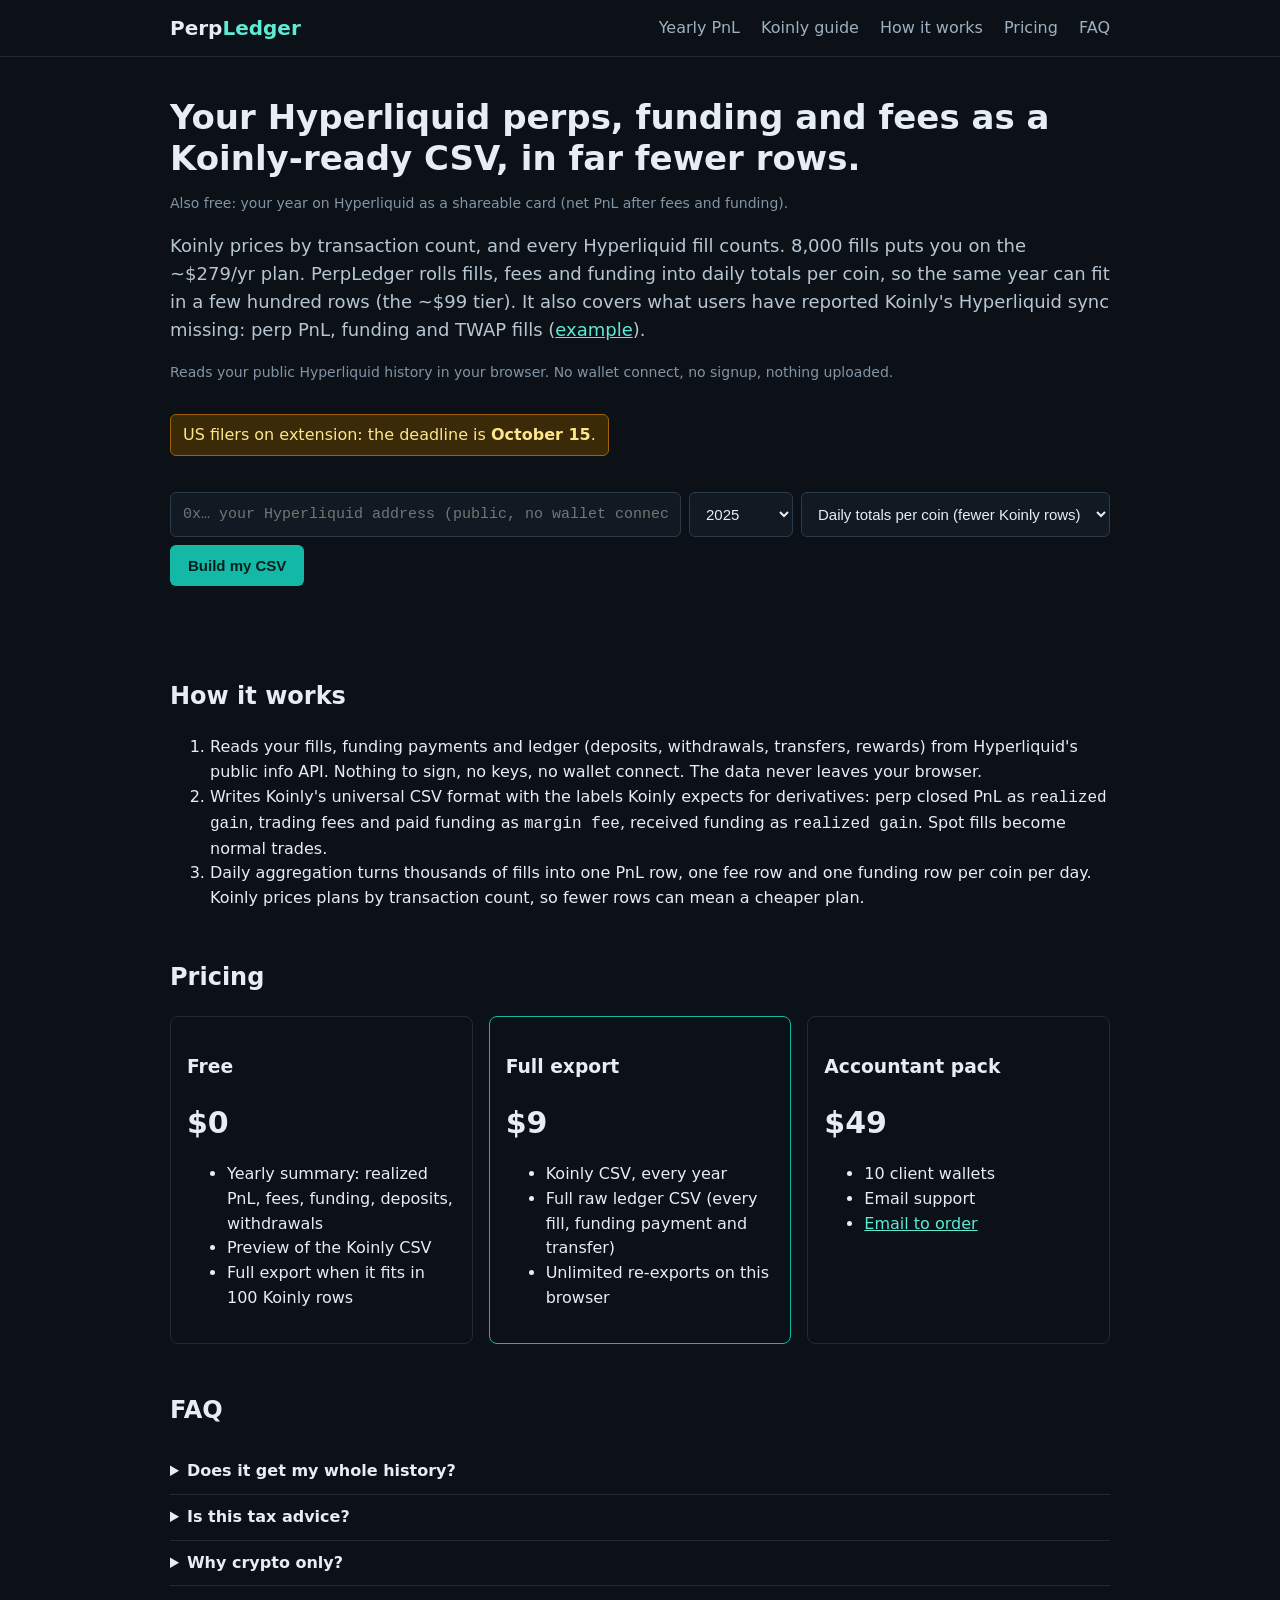
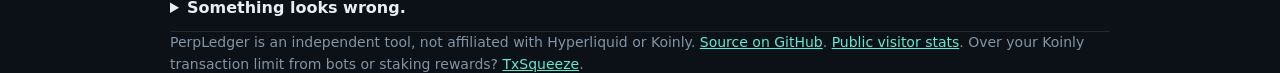
<file: docs/index.html>
<!doctype html>
<html lang="en">
<head>
<meta charset="utf-8">
<meta name="viewport" content="width=device-width, initial-scale=1">
<title>PerpLedger — Hyperliquid tax CSV for Koinly (perps PnL, funding, fees)</title>
<meta name="description" content="Paste your Hyperliquid address, get a Koinly-ready CSV with perp realized PnL, funding payments, fees, spot trades, deposits and withdrawals. Daily aggregation cuts thousands of fills to a few hundred rows. Runs in your browser.">
<meta property="og:title" content="PerpLedger — Hyperliquid → Koinly CSV, thousands of fills down to hundreds of rows">
<meta property="og:description" content="Perp PnL, funding and fees that Koinly's Hyperliquid sync misses. Free summary, $9 full export. Runs in your browser, no wallet connect.">
<link rel="stylesheet" href="style.css">
</head>
<body>
<header>
  <div class="wrap">
    <div class="brand">Perp<span>Ledger</span></div>
    <nav><a href="hyperliquid-yearly-pnl-funding.html">Yearly PnL</a> <a href="hyperliquid-koinly-csv.html">Koinly guide</a> <a href="#how">How it works</a> <a href="#pricing">Pricing</a> <a href="#faq">FAQ</a></nav>
  </div>
</header>

<main class="wrap">
<section class="hero">
  <h1>Your Hyperliquid perps, funding and fees as a Koinly-ready CSV, in far fewer rows.</h1>
  <p class="muted">Also free: your year on Hyperliquid as a shareable card (net PnL after fees and funding).</p>
  <p class="lead">Koinly prices by transaction count, and every Hyperliquid fill counts. 8,000 fills puts you on the ~$279/yr plan. PerpLedger rolls fills, fees and funding into daily totals per coin, so the same year can fit in a few hundred rows (the ~$99 tier). It also covers what users have reported Koinly's Hyperliquid sync missing: perp PnL, funding and TWAP fills (<a href="https://feedback.koinly.io/apicsv-issues-public/p/hyperliquid-pnl-trades-are-not-imported">example</a>).</p>
  <p class="muted">Reads your public Hyperliquid history in your browser. No wallet connect, no signup, nothing uploaded.</p>
  <p class="deadline">US filers on extension: the deadline is <b>October 15</b>.</p>

  <form id="f" autocomplete="off">
    <input id="addr" placeholder="0x… your Hyperliquid address (public, no wallet connect)" spellcheck="false" required>
    <select id="year">
      <option value="all">All years</option>
      <option value="2026">2026</option>
      <option value="2025" selected>2025</option>
      <option value="2024">2024</option>
    </select>
    <select id="agg">
      <option value="daily" selected>Daily totals per coin (fewer Koinly rows)</option>
      <option value="fill">One row per fill</option>
    </select>
    <button type="submit">Build my CSV</button>
  </form>
  <div id="status"></div>
</section>

<section id="out" hidden>
  <h2>Summary <small id="sumaddr"></small></h2>
  <div id="warn"></div>
  <table id="summary" class="t"></table>
  <div id="savings"></div>
  <div class="cardbox">
    <h3>Your year on Hyperliquid, as a card</h3>
    <canvas id="card" width="1200" height="630"></canvas>
    <div class="dl"><button id="dlCard" type="button">Download card (PNG)</button> <a id="shareX" target="_blank" rel="noopener"><button type="button">Share on X</button></a></div>
    <p class="muted">The card shows totals only, never your address. Pick which year above.</p>
  </div>
  <h3>Koinly CSV preview <small id="rowcount"></small></h3>
  <div class="scroll"><table id="preview" class="t small"></table></div>

  <div class="dl">
    <button id="dlKoinly" class="locked">Download Koinly CSV</button>
    <button id="dlGeneric" class="locked">Download full ledger CSV</button>
    <button id="dlSummary">Download summary CSV (free)</button>
  </div>

  <div id="pay" class="pay">
    <h3>Unlock the full export: $9, one time</h3>
    <p>Send <b>9 USDT or 9 USDC</b> on <b>Arbitrum One</b> (the chain you bridge to Hyperliquid on) to:</p>
    <p class="addr"><code id="payto">0x36c37d1b47737ba2b2a2cf1b5bc38509516b222f</code> <button id="copy" type="button">copy</button></p>
    <p class="muted">Only Arbitrum One. USDT (0xFd08…Cbb9) or native USDC (0xaf88…5831). Other chains or tokens cannot be credited.</p>
    <p>Then paste the transaction hash. The page checks the transfer on-chain and unlocks the downloads for any address, on this browser.</p>
    <div class="row"><input id="tx" placeholder="0x… Arbitrum transaction hash" spellcheck="false"><button id="verify" type="button">Verify payment</button></div>
    <div id="paystatus"></div>
    <details id="codebox"><summary>Have an unlock code?</summary><div class="row"><input id="code" placeholder="PL-XXXXXXXX" spellcheck="false"><button id="redeem" type="button">Redeem</button></div></details>
    <p class="muted">Accountant with several clients? <a href="mailto:megafi.app1+perpledger@gmail.com?subject=PerpLedger%20bulk">Email us</a> for a 10-wallet pack ($49).</p>
  </div>
</section>

<section id="how">
  <h2>How it works</h2>
  <ol>
    <li>Reads your fills, funding payments and ledger (deposits, withdrawals, transfers, rewards) from Hyperliquid's public info API. Nothing to sign, no keys, no wallet connect. The data never leaves your browser.</li>
    <li>Writes Koinly's universal CSV format with the labels Koinly expects for derivatives: perp closed PnL as <code>realized gain</code>, trading fees and paid funding as <code>margin fee</code>, received funding as <code>realized gain</code>. Spot fills become normal trades.</li>
    <li>Daily aggregation turns thousands of fills into one PnL row, one fee row and one funding row per coin per day. Koinly prices plans by transaction count, so fewer rows can mean a cheaper plan.</li>
  </ol>
</section>

<section id="pricing">
  <h2>Pricing</h2>
  <div class="cards">
    <div class="card"><h3>Free</h3><p class="price">$0</p><ul><li>Yearly summary: realized PnL, fees, funding, deposits, withdrawals</li><li>Preview of the Koinly CSV</li><li>Full export when it fits in 100 Koinly rows</li></ul></div>
    <div class="card hi"><h3>Full export</h3><p class="price">$9</p><ul><li>Koinly CSV, every year</li><li>Full raw ledger CSV (every fill, funding payment and transfer)</li><li>Unlimited re-exports on this browser</li></ul></div>
    <div class="card"><h3>Accountant pack</h3><p class="price">$49</p><ul><li>10 client wallets</li><li>Email support</li><li><a href="mailto:megafi.app1+perpledger@gmail.com?subject=PerpLedger%20accountant%20pack">Email to order</a></li></ul></div>
  </div>
</section>

<section id="faq">
  <h2>FAQ</h2>
  <details><summary>Does it get my whole history?</summary><p>Hyperliquid's API only returns your most recent 10,000 fills. Funding and ledger history are complete. If you have more than 10,000 fills the page tells you the date the fill data starts, so you know which older period to cover with your own saved exports.</p></details>
  <details><summary>Is this tax advice?</summary><p>No. It is a data formatting tool. How perps and funding are taxed depends on your country. Check the numbers against your Hyperliquid account and ask a tax professional when in doubt.</p></details>
  <details><summary>Why crypto only?</summary><p>You already hold stablecoins on Arbitrum if you trade on Hyperliquid, and on-chain payment lets a static page verify it without accounts or a server.</p></details>
  <details><summary>Something looks wrong.</summary><p><a href="https://github.com/swarm-t3/perpledger/issues">Open an issue</a> or <a href="mailto:megafi.app1+perpledger@gmail.com">email us</a>. If a paid export is wrong and we cannot fix it, we refund.</p></details>
</section>
</main>
<footer class="wrap muted">PerpLedger is an independent tool, not affiliated with Hyperliquid or Koinly. <a href="https://github.com/swarm-t3/perpledger">Source on GitHub</a>. <a href="https://perpledger.goatcounter.com/">Public visitor stats</a>. Over your Koinly transaction limit from bots or staking rewards? <a href="https://swarm-t3.github.io/txsqueeze/">TxSqueeze</a>.</footer>
<script data-goatcounter="https://perpledger.goatcounter.com/count" async src="//gc.zgo.at/count.js"></script>
<script src="app.js"></script>
</body>
</html>
</file>
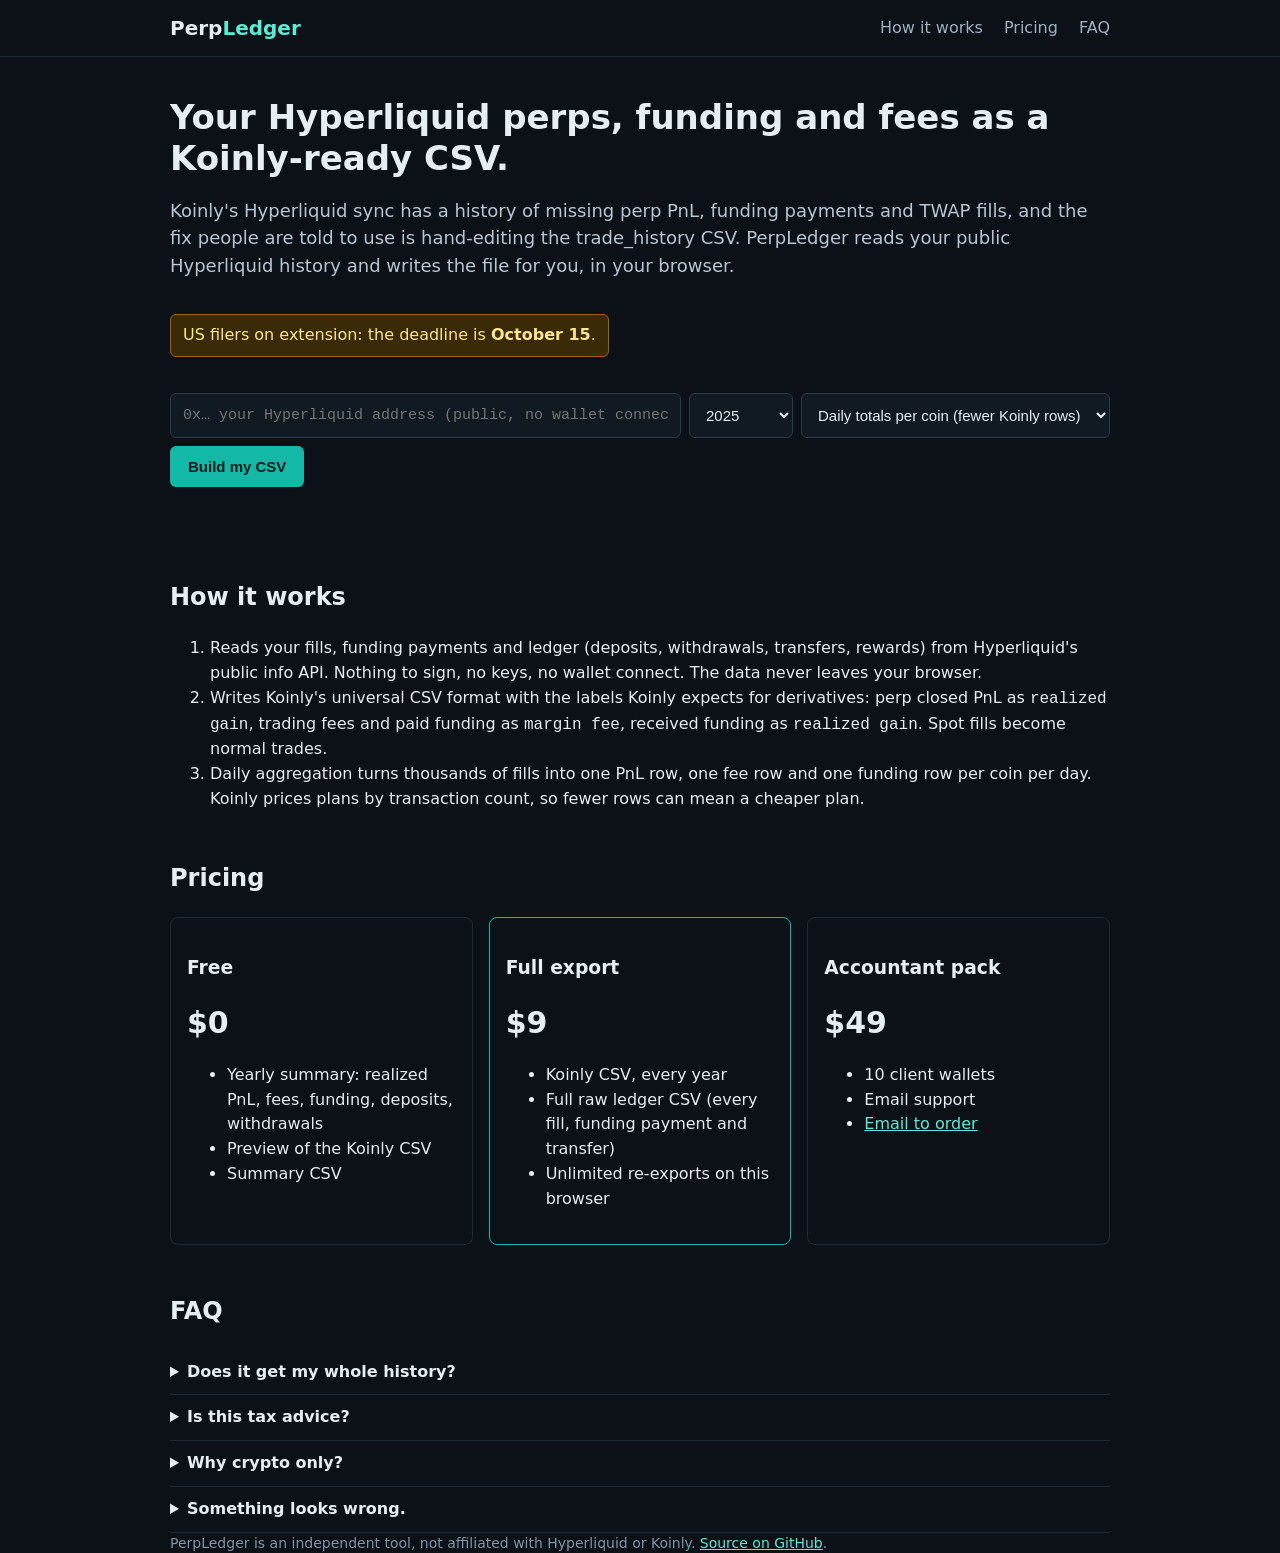
<file: site/index.html>
<!doctype html>
<html lang="en">
<head>
<meta charset="utf-8">
<meta name="viewport" content="width=device-width, initial-scale=1">
<title>PerpLedger — Hyperliquid tax CSV for Koinly (perps PnL, funding, fees)</title>
<meta name="description" content="Paste your Hyperliquid address, get a Koinly-ready CSV with perp realized PnL, funding payments, fees, spot trades, deposits and withdrawals. Daily aggregation cuts thousands of fills to a few hundred rows. Runs in your browser.">
<meta property="og:title" content="PerpLedger — Hyperliquid → Koinly CSV in 60 seconds">
<meta property="og:description" content="Perp PnL, funding and fees that Koinly's Hyperliquid sync misses. Free summary, $9 full export. Runs in your browser, no wallet connect.">
<link rel="stylesheet" href="style.css">
</head>
<body>
<header>
  <div class="wrap">
    <div class="brand">Perp<span>Ledger</span></div>
    <nav><a href="#how">How it works</a> <a href="#pricing">Pricing</a> <a href="#faq">FAQ</a></nav>
  </div>
</header>

<main class="wrap">
<section class="hero">
  <h1>Your Hyperliquid perps, funding and fees as a Koinly-ready CSV.</h1>
  <p class="lead">Koinly's Hyperliquid sync has a history of missing perp PnL, funding payments and TWAP fills, and the fix people are told to use is hand-editing the trade_history CSV. PerpLedger reads your public Hyperliquid history and writes the file for you, in your browser.</p>
  <p class="deadline">US filers on extension: the deadline is <b>October 15</b>.</p>

  <form id="f" autocomplete="off">
    <input id="addr" placeholder="0x… your Hyperliquid address (public, no wallet connect)" spellcheck="false" required>
    <select id="year">
      <option value="all">All years</option>
      <option value="2026">2026</option>
      <option value="2025" selected>2025</option>
      <option value="2024">2024</option>
    </select>
    <select id="agg">
      <option value="daily" selected>Daily totals per coin (fewer Koinly rows)</option>
      <option value="fill">One row per fill</option>
    </select>
    <button type="submit">Build my CSV</button>
  </form>
  <div id="status"></div>
</section>

<section id="out" hidden>
  <h2>Summary <small id="sumaddr"></small></h2>
  <div id="warn"></div>
  <table id="summary" class="t"></table>
  <h3>Koinly CSV preview <small id="rowcount"></small></h3>
  <div class="scroll"><table id="preview" class="t small"></table></div>

  <div class="dl">
    <button id="dlKoinly" class="locked">Download Koinly CSV</button>
    <button id="dlGeneric" class="locked">Download full ledger CSV</button>
    <button id="dlSummary">Download summary CSV (free)</button>
  </div>

  <div id="pay" class="pay">
    <h3>Unlock the full export: $9, one time</h3>
    <p>Send <b>9 USDT or 9 USDC</b> on <b>Arbitrum One</b> (the chain you bridge to Hyperliquid on) to:</p>
    <p class="addr"><code id="payto">0x36c37d1b47737ba2b2a2cf1b5bc38509516b222f</code> <button id="copy" type="button">copy</button></p>
    <p class="muted">Only Arbitrum One. USDT (0xFd08…Cbb9) or native USDC (0xaf88…5831). Other chains or tokens cannot be credited.</p>
    <p>Then paste the transaction hash. The page checks the transfer on-chain and unlocks the downloads for any address, on this browser.</p>
    <div class="row"><input id="tx" placeholder="0x… Arbitrum transaction hash" spellcheck="false"><button id="verify" type="button">Verify payment</button></div>
    <div id="paystatus"></div>
    <p class="muted">Accountant with several clients? <a href="mailto:megafi.app1+perpledger@gmail.com?subject=PerpLedger%20bulk">Email us</a> for a 10-wallet pack ($49).</p>
  </div>
</section>

<section id="how">
  <h2>How it works</h2>
  <ol>
    <li>Reads your fills, funding payments and ledger (deposits, withdrawals, transfers, rewards) from Hyperliquid's public info API. Nothing to sign, no keys, no wallet connect. The data never leaves your browser.</li>
    <li>Writes Koinly's universal CSV format with the labels Koinly expects for derivatives: perp closed PnL as <code>realized gain</code>, trading fees and paid funding as <code>margin fee</code>, received funding as <code>realized gain</code>. Spot fills become normal trades.</li>
    <li>Daily aggregation turns thousands of fills into one PnL row, one fee row and one funding row per coin per day. Koinly prices plans by transaction count, so fewer rows can mean a cheaper plan.</li>
  </ol>
</section>

<section id="pricing">
  <h2>Pricing</h2>
  <div class="cards">
    <div class="card"><h3>Free</h3><p class="price">$0</p><ul><li>Yearly summary: realized PnL, fees, funding, deposits, withdrawals</li><li>Preview of the Koinly CSV</li><li>Summary CSV</li></ul></div>
    <div class="card hi"><h3>Full export</h3><p class="price">$9</p><ul><li>Koinly CSV, every year</li><li>Full raw ledger CSV (every fill, funding payment and transfer)</li><li>Unlimited re-exports on this browser</li></ul></div>
    <div class="card"><h3>Accountant pack</h3><p class="price">$49</p><ul><li>10 client wallets</li><li>Email support</li><li><a href="mailto:megafi.app1+perpledger@gmail.com?subject=PerpLedger%20accountant%20pack">Email to order</a></li></ul></div>
  </div>
</section>

<section id="faq">
  <h2>FAQ</h2>
  <details><summary>Does it get my whole history?</summary><p>Hyperliquid's API only returns your most recent 10,000 fills. Funding and ledger history are complete. If you have more than 10,000 fills the page tells you the date the fill data starts, so you know which older period to cover with your own saved exports.</p></details>
  <details><summary>Is this tax advice?</summary><p>No. It is a data formatting tool. How perps and funding are taxed depends on your country. Check the numbers against your Hyperliquid account and ask a tax professional when in doubt.</p></details>
  <details><summary>Why crypto only?</summary><p>You already hold stablecoins on Arbitrum if you trade on Hyperliquid, and on-chain payment lets a static page verify it without accounts or a server.</p></details>
  <details><summary>Something looks wrong.</summary><p><a href="https://github.com/swarm-t3/perpledger/issues">Open an issue</a> or <a href="mailto:megafi.app1+perpledger@gmail.com">email us</a>. If a paid export is wrong and we cannot fix it, we refund.</p></details>
</section>
</main>
<footer class="wrap muted">PerpLedger is an independent tool, not affiliated with Hyperliquid or Koinly. <a href="https://github.com/swarm-t3/perpledger">Source on GitHub</a>.</footer>
<script src="app.js"></script>
</body>
</html>
</file>
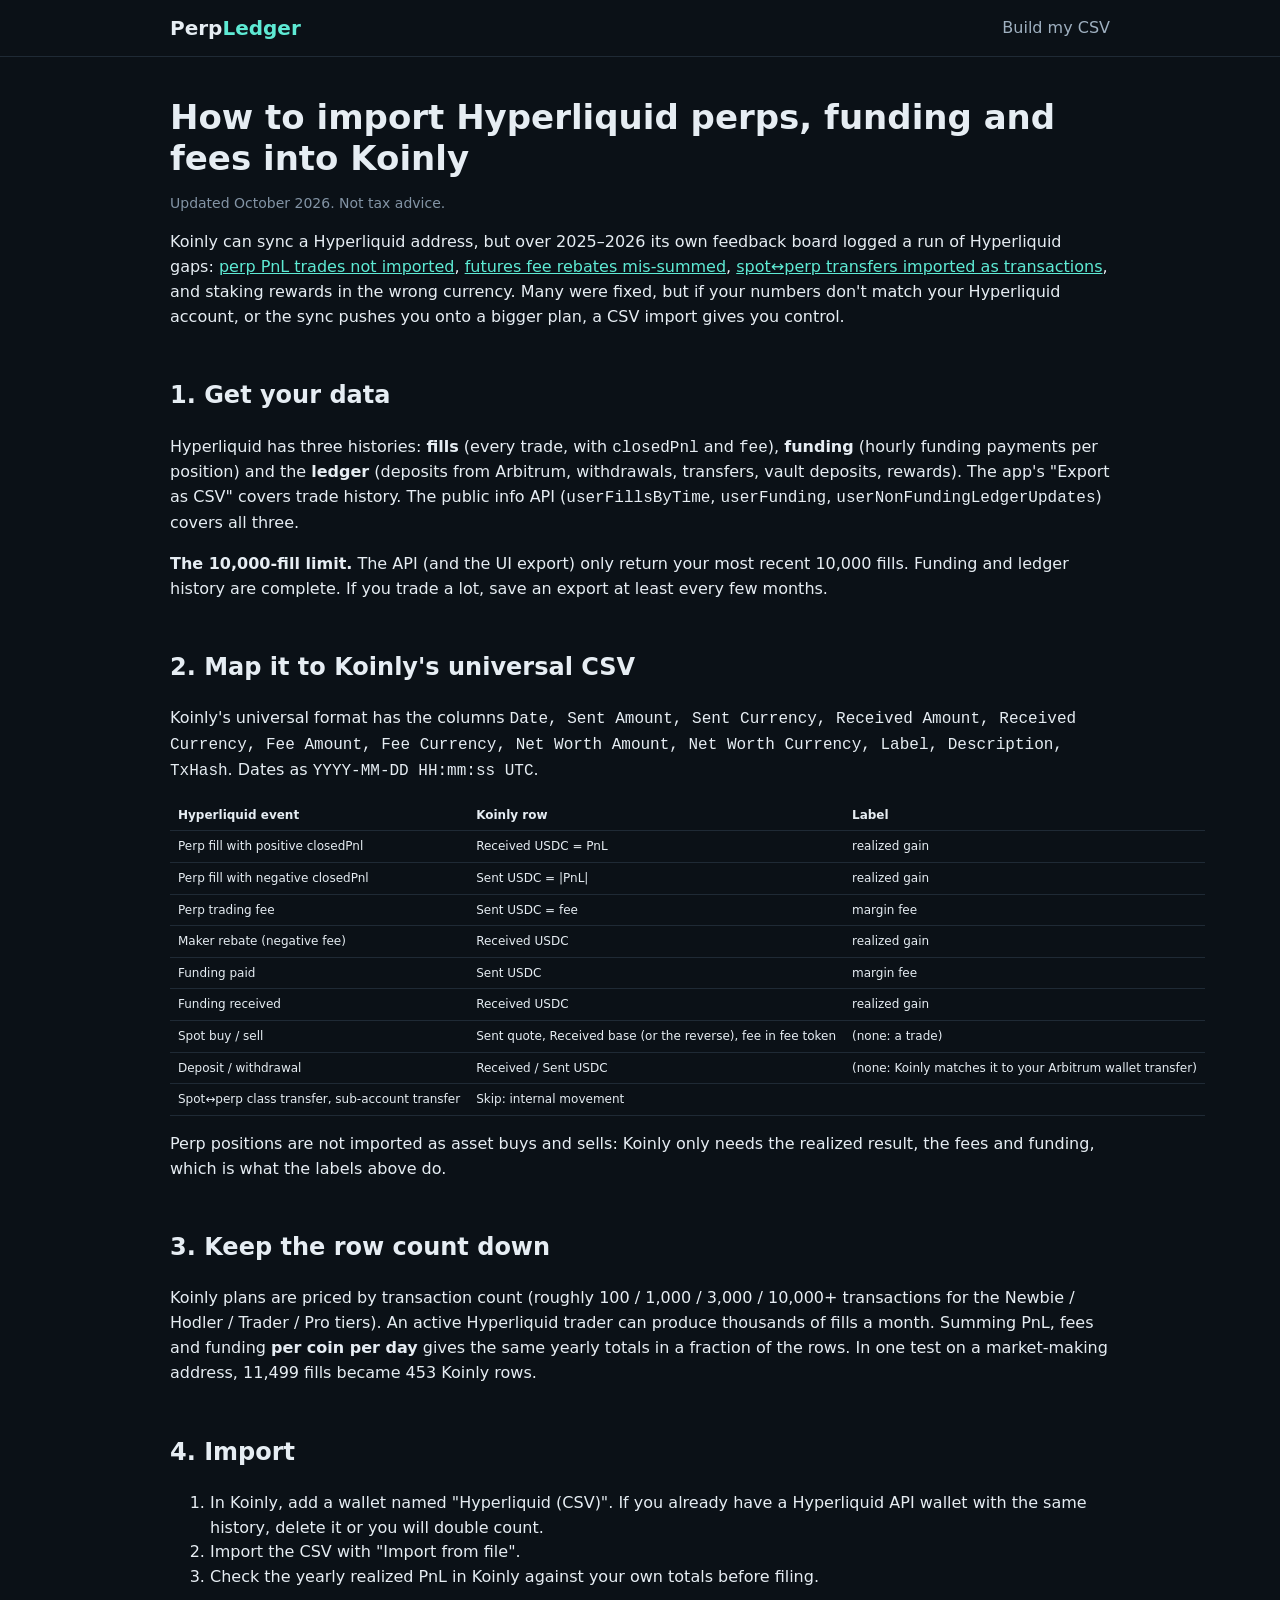
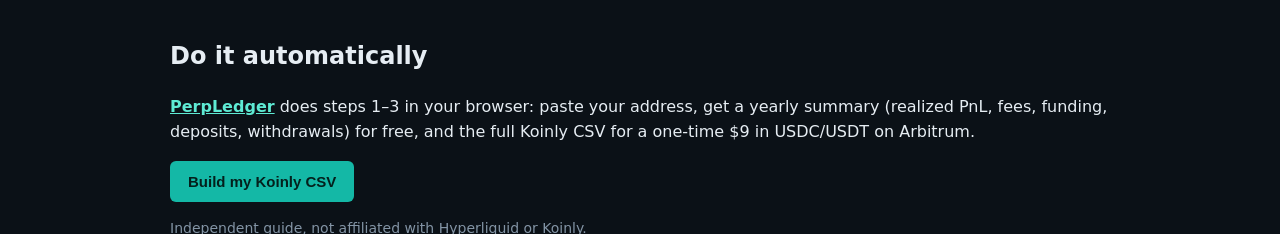
<file: docs/hyperliquid-koinly-csv.html>
<!doctype html>
<html lang="en">
<head>
<meta charset="utf-8">
<meta name="viewport" content="width=device-width, initial-scale=1">
<title>How to import Hyperliquid perps, funding and fees into Koinly (CSV guide, 2026)</title>
<meta name="description" content="Step-by-step: get Hyperliquid perpetual futures PnL, funding payments, trading fees, spot trades and transfers into Koinly with a universal CSV. Which labels to use, the 10,000-fill API limit, and how to keep your Koinly transaction count down.">
<link rel="canonical" href="https://swarm-t3.github.io/perpledger/hyperliquid-koinly-csv.html">
<link rel="stylesheet" href="style.css">
</head>
<body>
<header><div class="wrap"><a class="brand" href="./" style="text-decoration:none;color:inherit">Perp<span>Ledger</span></a><nav><a href="./">Build my CSV</a></nav></div></header>
<main class="wrap">
<h1>How to import Hyperliquid perps, funding and fees into Koinly</h1>
<p class="muted">Updated October 2026. Not tax advice.</p>

<p>Koinly can sync a Hyperliquid address, but over 2025–2026 its own feedback board logged a run of Hyperliquid gaps: <a href="https://feedback.koinly.io/apicsv-issues-public/p/hyperliquid-pnl-trades-are-not-imported">perp PnL trades not imported</a>, <a href="https://feedback.koinly.io/feature-requests/p/hyperliquid-api-futures-fees">futures fee rebates mis-summed</a>, <a href="https://feedback.koinly.io/apicsv-issues-public/p/hyperliquid-transfers-between-spot-and-perps-are-imported">spot↔perp transfers imported as transactions</a>, and staking rewards in the wrong currency. Many were fixed, but if your numbers don't match your Hyperliquid account, or the sync pushes you onto a bigger plan, a CSV import gives you control.</p>

<h2>1. Get your data</h2>
<p>Hyperliquid has three histories: <b>fills</b> (every trade, with <code>closedPnl</code> and <code>fee</code>), <b>funding</b> (hourly funding payments per position) and the <b>ledger</b> (deposits from Arbitrum, withdrawals, transfers, vault deposits, rewards). The app's "Export as CSV" covers trade history. The public info API (<code>userFillsByTime</code>, <code>userFunding</code>, <code>userNonFundingLedgerUpdates</code>) covers all three.</p>
<p><b>The 10,000-fill limit.</b> The API (and the UI export) only return your most recent 10,000 fills. Funding and ledger history are complete. If you trade a lot, save an export at least every few months.</p>

<h2>2. Map it to Koinly's universal CSV</h2>
<p>Koinly's universal format has the columns <code>Date, Sent Amount, Sent Currency, Received Amount, Received Currency, Fee Amount, Fee Currency, Net Worth Amount, Net Worth Currency, Label, Description, TxHash</code>. Dates as <code>YYYY-MM-DD HH:mm:ss UTC</code>.</p>
<table class="t small">
<tr><th>Hyperliquid event</th><th>Koinly row</th><th>Label</th></tr>
<tr><td>Perp fill with positive closedPnl</td><td>Received USDC = PnL</td><td>realized gain</td></tr>
<tr><td>Perp fill with negative closedPnl</td><td>Sent USDC = |PnL|</td><td>realized gain</td></tr>
<tr><td>Perp trading fee</td><td>Sent USDC = fee</td><td>margin fee</td></tr>
<tr><td>Maker rebate (negative fee)</td><td>Received USDC</td><td>realized gain</td></tr>
<tr><td>Funding paid</td><td>Sent USDC</td><td>margin fee</td></tr>
<tr><td>Funding received</td><td>Received USDC</td><td>realized gain</td></tr>
<tr><td>Spot buy / sell</td><td>Sent quote, Received base (or the reverse), fee in fee token</td><td>(none: a trade)</td></tr>
<tr><td>Deposit / withdrawal</td><td>Received / Sent USDC</td><td>(none: Koinly matches it to your Arbitrum wallet transfer)</td></tr>
<tr><td>Spot↔perp class transfer, sub-account transfer</td><td>Skip: internal movement</td><td></td></tr>
</table>
<p>Perp positions are not imported as asset buys and sells: Koinly only needs the realized result, the fees and funding, which is what the labels above do.</p>

<h2>3. Keep the row count down</h2>
<p>Koinly plans are priced by transaction count (roughly 100 / 1,000 / 3,000 / 10,000+ transactions for the Newbie / Hodler / Trader / Pro tiers). An active Hyperliquid trader can produce thousands of fills a month. Summing PnL, fees and funding <b>per coin per day</b> gives the same yearly totals in a fraction of the rows. In one test on a market-making address, 11,499 fills became 453 Koinly rows.</p>

<h2>4. Import</h2>
<ol>
<li>In Koinly, add a wallet named "Hyperliquid (CSV)". If you already have a Hyperliquid API wallet with the same history, delete it or you will double count.</li>
<li>Import the CSV with "Import from file".</li>
<li>Check the yearly realized PnL in Koinly against your own totals before filing.</li>
</ol>

<h2>Do it automatically</h2>
<p><a href="./"><b>PerpLedger</b></a> does steps 1–3 in your browser: paste your address, get a yearly summary (realized PnL, fees, funding, deposits, withdrawals) for free, and the full Koinly CSV for a one-time $9 in USDC/USDT on Arbitrum.</p>
<p><a href="./"><button>Build my Koinly CSV</button></a></p>
</main>
<footer class="wrap muted">Independent guide, not affiliated with Hyperliquid or Koinly.</footer>
<script data-goatcounter="https://perpledger.goatcounter.com/count" async src="//gc.zgo.at/count.js"></script>
</body>
</html>
</file>
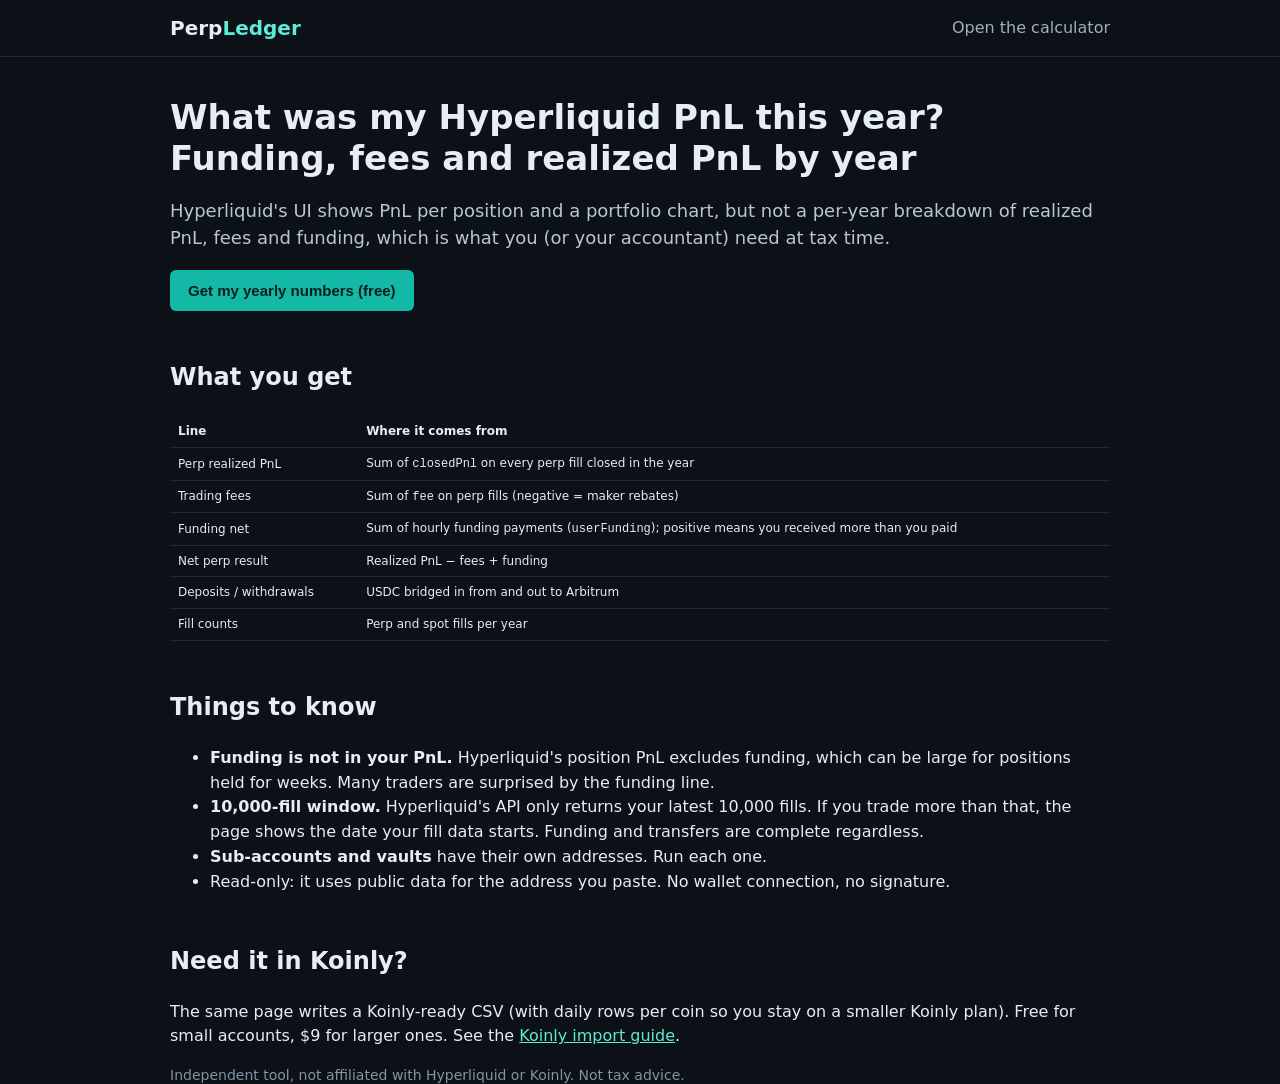
<file: docs/hyperliquid-yearly-pnl-funding.html>
<!doctype html>
<html lang="en">
<head>
<meta charset="utf-8">
<meta name="viewport" content="width=device-width, initial-scale=1">
<title>Hyperliquid yearly PnL, funding and fees calculator (free, by address)</title>
<meta name="description" content="Free: paste a Hyperliquid address and get realized perp PnL, trading fees, net funding paid/received, deposits and withdrawals per year. Runs in your browser from Hyperliquid's public API.">
<link rel="canonical" href="https://swarm-t3.github.io/perpledger/hyperliquid-yearly-pnl-funding.html">
<link rel="stylesheet" href="style.css">
</head>
<body>
<header><div class="wrap"><a class="brand" href="./" style="text-decoration:none;color:inherit">Perp<span>Ledger</span></a><nav><a href="./">Open the calculator</a></nav></div></header>
<main class="wrap">
<h1>What was my Hyperliquid PnL this year? Funding, fees and realized PnL by year</h1>
<p class="lead">Hyperliquid's UI shows PnL per position and a portfolio chart, but not a per-year breakdown of realized PnL, fees and funding, which is what you (or your accountant) need at tax time.</p>
<p><a href="./"><button>Get my yearly numbers (free)</button></a></p>

<h2>What you get</h2>
<table class="t small">
<tr><th>Line</th><th>Where it comes from</th></tr>
<tr><td>Perp realized PnL</td><td>Sum of <code>closedPnl</code> on every perp fill closed in the year</td></tr>
<tr><td>Trading fees</td><td>Sum of <code>fee</code> on perp fills (negative = maker rebates)</td></tr>
<tr><td>Funding net</td><td>Sum of hourly funding payments (<code>userFunding</code>); positive means you received more than you paid</td></tr>
<tr><td>Net perp result</td><td>Realized PnL − fees + funding</td></tr>
<tr><td>Deposits / withdrawals</td><td>USDC bridged in from and out to Arbitrum</td></tr>
<tr><td>Fill counts</td><td>Perp and spot fills per year</td></tr>
</table>

<h2>Things to know</h2>
<ul>
<li><b>Funding is not in your PnL.</b> Hyperliquid's position PnL excludes funding, which can be large for positions held for weeks. Many traders are surprised by the funding line.</li>
<li><b>10,000-fill window.</b> Hyperliquid's API only returns your latest 10,000 fills. If you trade more than that, the page shows the date your fill data starts. Funding and transfers are complete regardless.</li>
<li><b>Sub-accounts and vaults</b> have their own addresses. Run each one.</li>
<li>Read-only: it uses public data for the address you paste. No wallet connection, no signature.</li>
</ul>

<h2>Need it in Koinly?</h2>
<p>The same page writes a Koinly-ready CSV (with daily rows per coin so you stay on a smaller Koinly plan). Free for small accounts, $9 for larger ones. See the <a href="hyperliquid-koinly-csv.html">Koinly import guide</a>.</p>
</main>
<footer class="wrap muted">Independent tool, not affiliated with Hyperliquid or Koinly. Not tax advice.</footer>
<script data-goatcounter="https://perpledger.goatcounter.com/count" async src="//gc.zgo.at/count.js"></script>
</body>
</html>
</file>
<file: docs/style.css>
*{box-sizing:border-box}
body{margin:0;font:16px/1.55 system-ui,-apple-system,Segoe UI,Roboto,sans-serif;color:#e6edf3;background:#0b1117}
a{color:#5eead4}
.wrap{max-width:980px;margin:0 auto;padding:0 20px}
header{border-bottom:1px solid #1f2a35}
header .wrap{display:flex;justify-content:space-between;align-items:center;height:56px}
.brand{font-weight:800;font-size:20px}.brand span{color:#5eead4}
nav a{margin-left:16px;color:#9fb0c0;text-decoration:none}
h1{font-size:34px;line-height:1.2;margin:40px 0 12px}
h2{margin-top:48px}
.lead{color:#b8c6d3;font-size:18px}
.deadline{background:#3b2a07;border:1px solid #a16207;color:#fde68a;padding:8px 12px;border-radius:6px;display:inline-block}
form{display:flex;flex-wrap:wrap;gap:8px;margin:20px 0}
input,select{background:#111a23;border:1px solid #2b3a48;color:#e6edf3;padding:12px;border-radius:6px;font-size:15px}
#addr{flex:1 1 380px;font-family:ui-monospace,monospace}
button{background:#14b8a6;color:#04201c;border:0;padding:12px 18px;border-radius:6px;font-weight:700;cursor:pointer;font-size:15px}
button.locked{background:#334155;color:#cbd5e1}
button.locked::before{content:"🔒 "}
#status{min-height:24px;color:#9fb0c0}
.t{border-collapse:collapse;width:100%;margin:8px 0}
.t th,.t td{border-bottom:1px solid #1f2a35;padding:6px 8px;text-align:right;white-space:nowrap}
.t th:first-child,.t td:first-child{text-align:left}
.t.small{font-size:12px}
.t.small td,.t.small th{text-align:left}
.scroll{overflow-x:auto;max-height:360px;overflow-y:auto;border:1px solid #1f2a35;border-radius:6px}
.dl{display:flex;flex-wrap:wrap;gap:8px;margin:16px 0}
.pay{border:1px solid #14b8a6;border-radius:8px;padding:16px 20px;margin:20px 0;background:#0d1a1f}
.pay .addr code{font-size:15px;background:#111a23;padding:4px 8px;border-radius:4px;word-break:break-all}
.row{display:flex;gap:8px;flex-wrap:wrap}.row input{flex:1 1 380px;font-family:ui-monospace,monospace}
.muted{color:#8394a5;font-size:14px}
.warn{background:#3b2a07;border:1px solid #a16207;padding:8px 12px;border-radius:6px;margin:8px 0;color:#fde68a}
.ok{color:#5eead4;font-weight:700}.err{color:#fca5a5}
.cards{display:grid;grid-template-columns:repeat(auto-fit,minmax(240px,1fr));gap:16px}
.card{border:1px solid #1f2a35;border-radius:8px;padding:16px}.card.hi{border-color:#14b8a6}
.price{font-size:30px;font-weight:800;margin:0}
details{border-bottom:1px solid #1f2a35;padding:10px 0}summary{cursor:pointer;font-weight:600}
footer{padding:40px 20px}
small{color:#8394a5;font-weight:400;font-size:13px}
.cardbox{margin:24px 0}#card{width:100%;max-width:600px;height:auto;border-radius:10px;border:1px solid #1f2a35;display:block}
.dl a{text-decoration:none}
</file>
<file: site/style.css>
*{box-sizing:border-box}
body{margin:0;font:16px/1.55 system-ui,-apple-system,Segoe UI,Roboto,sans-serif;color:#e6edf3;background:#0b1117}
a{color:#5eead4}
.wrap{max-width:980px;margin:0 auto;padding:0 20px}
header{border-bottom:1px solid #1f2a35}
header .wrap{display:flex;justify-content:space-between;align-items:center;height:56px}
.brand{font-weight:800;font-size:20px}.brand span{color:#5eead4}
nav a{margin-left:16px;color:#9fb0c0;text-decoration:none}
h1{font-size:34px;line-height:1.2;margin:40px 0 12px}
h2{margin-top:48px}
.lead{color:#b8c6d3;font-size:18px}
.deadline{background:#3b2a07;border:1px solid #a16207;color:#fde68a;padding:8px 12px;border-radius:6px;display:inline-block}
form{display:flex;flex-wrap:wrap;gap:8px;margin:20px 0}
input,select{background:#111a23;border:1px solid #2b3a48;color:#e6edf3;padding:12px;border-radius:6px;font-size:15px}
#addr{flex:1 1 380px;font-family:ui-monospace,monospace}
button{background:#14b8a6;color:#04201c;border:0;padding:12px 18px;border-radius:6px;font-weight:700;cursor:pointer;font-size:15px}
button.locked{background:#334155;color:#cbd5e1}
button.locked::before{content:"🔒 "}
#status{min-height:24px;color:#9fb0c0}
.t{border-collapse:collapse;width:100%;margin:8px 0}
.t th,.t td{border-bottom:1px solid #1f2a35;padding:6px 8px;text-align:right;white-space:nowrap}
.t th:first-child,.t td:first-child{text-align:left}
.t.small{font-size:12px}
.t.small td,.t.small th{text-align:left}
.scroll{overflow-x:auto;max-height:360px;overflow-y:auto;border:1px solid #1f2a35;border-radius:6px}
.dl{display:flex;flex-wrap:wrap;gap:8px;margin:16px 0}
.pay{border:1px solid #14b8a6;border-radius:8px;padding:16px 20px;margin:20px 0;background:#0d1a1f}
.pay .addr code{font-size:15px;background:#111a23;padding:4px 8px;border-radius:4px;word-break:break-all}
.row{display:flex;gap:8px;flex-wrap:wrap}.row input{flex:1 1 380px;font-family:ui-monospace,monospace}
.muted{color:#8394a5;font-size:14px}
.warn{background:#3b2a07;border:1px solid #a16207;padding:8px 12px;border-radius:6px;margin:8px 0;color:#fde68a}
.ok{color:#5eead4;font-weight:700}.err{color:#fca5a5}
.cards{display:grid;grid-template-columns:repeat(auto-fit,minmax(240px,1fr));gap:16px}
.card{border:1px solid #1f2a35;border-radius:8px;padding:16px}.card.hi{border-color:#14b8a6}
.price{font-size:30px;font-weight:800;margin:0}
details{border-bottom:1px solid #1f2a35;padding:10px 0}summary{cursor:pointer;font-weight:600}
footer{padding:40px 20px}
small{color:#8394a5;font-weight:400;font-size:13px}
</file>
